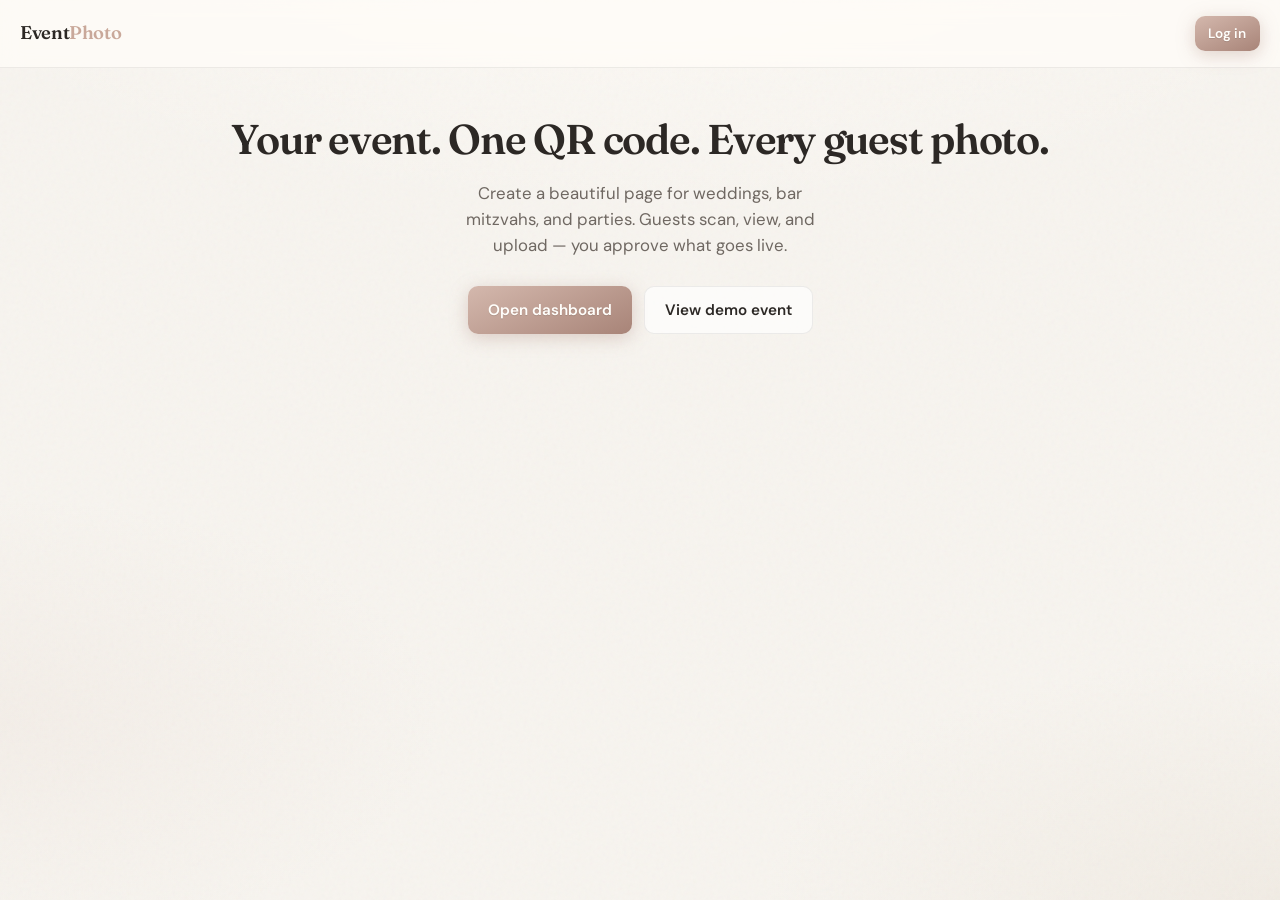
<file: index.html>
<!DOCTYPE html>
<html lang="en">
  <head>
    <meta charset="UTF-8" />
    <meta name="viewport" content="width=device-width, initial-scale=1.0" />
    <title>Event Photo Pages — Share moments with QR</title>
    <link rel="preconnect" href="https://fonts.googleapis.com" />
    <link rel="preconnect" href="https://fonts.gstatic.com" crossorigin />
    <link
      href="https://fonts.googleapis.com/css2?family=DM+Sans:ital,opsz,wght@0,9..40,400;0,9..40,600;0,9..40,700;1,9..40,400&family=Fraunces:opsz,wght@9..144,600;9..144,700&display=swap"
      rel="stylesheet"
    />
    <link rel="stylesheet" href="css/styles.css" />
  </head>
  <body>
    <header class="site-header">
      <a href="index.html" class="brand">Event<span>Photo</span></a>
      <nav>
        <a href="login.html" class="btn btn--primary btn--small">Log in</a>
      </nav>
    </header>
    <main>
      <section class="hero">
        <h1>Your event. One QR code. Every guest photo.</h1>
        <p>
          Create a beautiful page for weddings, bar mitzvahs, and parties. Guests scan, view, and
          upload — you approve what goes live.
        </p>
        <div class="hero-actions">
          <a href="login.html" class="btn btn--primary">Open dashboard</a>
          <a href="event.html?slug=john-smith-wedding" class="btn btn--ghost">View demo event</a>
        </div>
      </section>
    </main>
  </body>
</html>
</file>
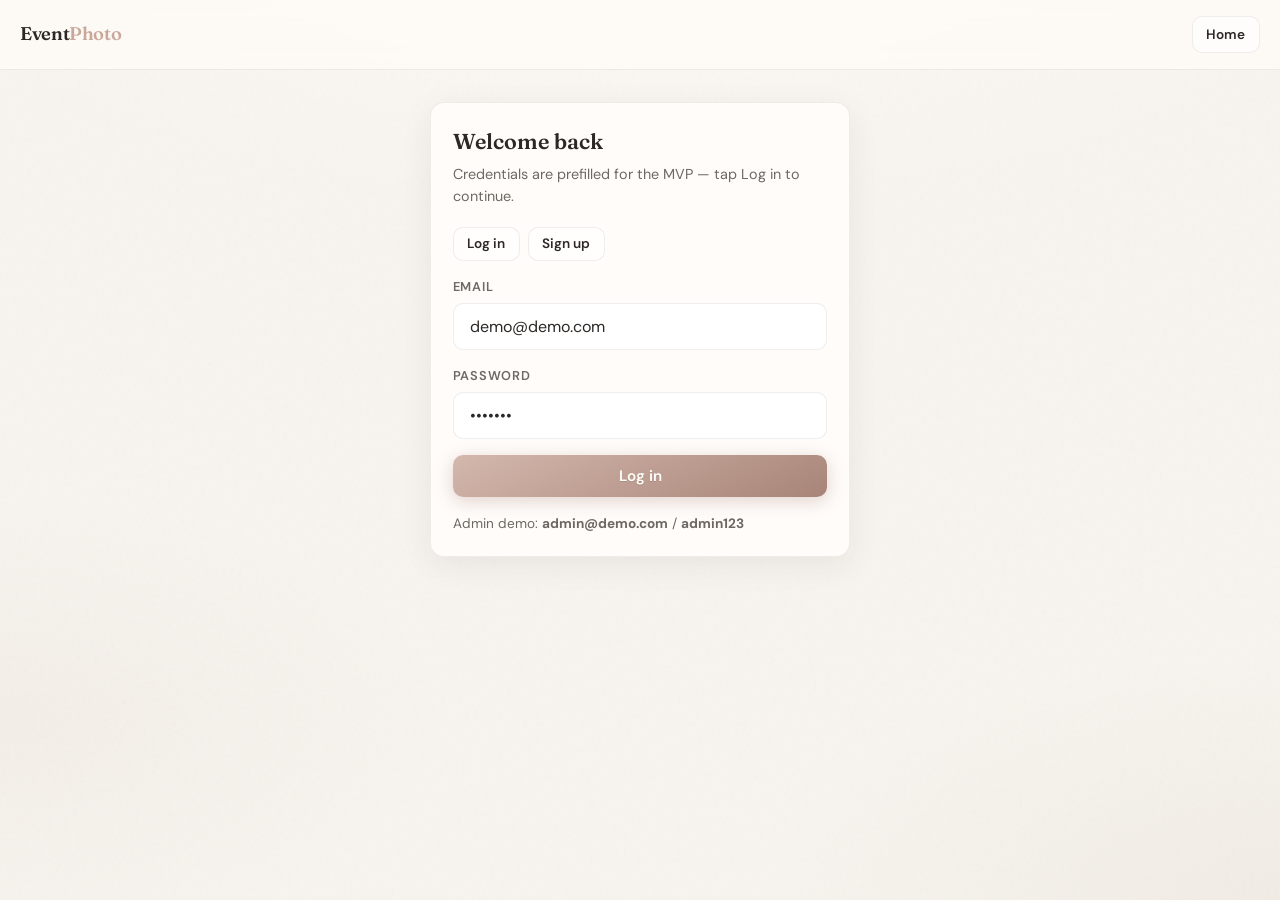
<file: admin.html>
<!DOCTYPE html>
<html lang="en">
  <head>
    <meta charset="UTF-8" />
    <meta name="viewport" content="width=device-width, initial-scale=1.0" />
    <title>Admin — Event Photo Pages</title>
    <link rel="preconnect" href="https://fonts.googleapis.com" />
    <link rel="preconnect" href="https://fonts.gstatic.com" crossorigin />
    <link
      href="https://fonts.googleapis.com/css2?family=DM+Sans:ital,opsz,wght@0,9..40,400;0,9..40,600;0,9..40,700&family=Fraunces:opsz,wght@9..144,600;9..144,700&display=swap"
      rel="stylesheet"
    />
    <link rel="stylesheet" href="css/styles.css" />
  </head>
  <body>
    <header class="site-header">
      <a href="admin.html" class="brand">Event<span>Photo</span> <span class="badge" style="font-size: 0.65rem; vertical-align: middle">Admin</span></a>
      <nav style="display: flex; gap: 0.5rem; flex-wrap: wrap">
        <a href="dashboard.html" class="btn btn--ghost btn--small">User dashboard</a>
        <button type="button" class="btn btn--ghost btn--small" id="btn-logout">Log out</button>
      </nav>
    </header>
    <main class="container container--wide">
      <div class="card">
        <h2 style="margin-top: 0">Users</h2>
        <div class="table-wrap">
          <table>
            <thead>
              <tr>
                <th>Name</th>
                <th>Email</th>
                <th>Role</th>
                <th></th>
              </tr>
            </thead>
            <tbody id="users-body"></tbody>
          </table>
        </div>
      </div>
      <div class="card mt-2">
        <h2 style="margin-top: 0">Events</h2>
        <div class="table-wrap">
          <table>
            <thead>
              <tr>
                <th>Name</th>
                <th>Slug</th>
                <th>Owner</th>
                <th></th>
              </tr>
            </thead>
            <tbody id="events-body"></tbody>
          </table>
        </div>
      </div>
      <p class="muted mt-2" style="font-size: 0.85rem">
        Demo admin panel — data is stored in browser localStorage only.
      </p>
    </main>
    <script src="js/store.js"></script>
    <script src="js/session.js"></script>
    <script src="js/utils.js"></script>
    <script src="js/admin.js"></script>
  </body>
</html>
</file>
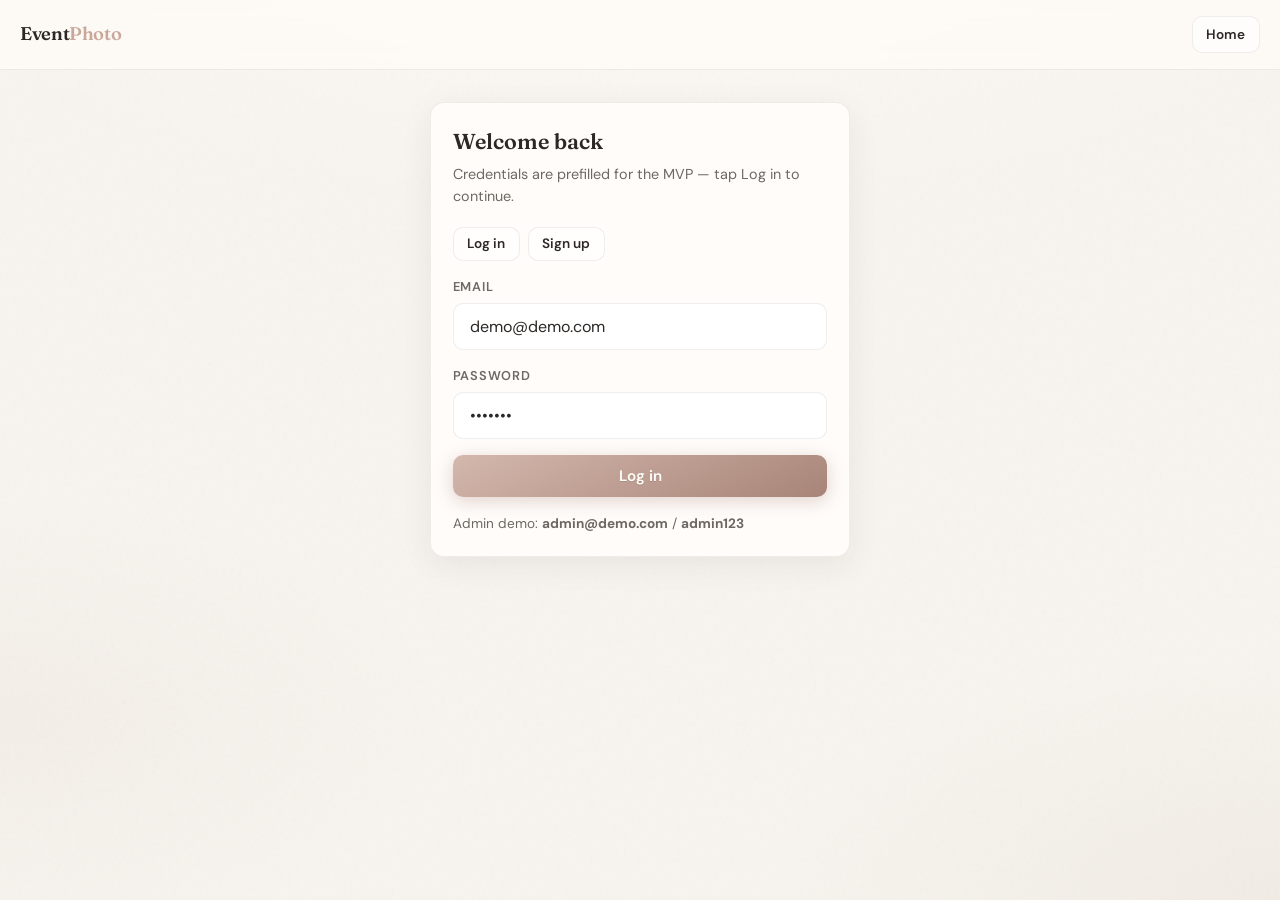
<file: dashboard.html>
<!DOCTYPE html>
<html lang="en">
  <head>
    <meta charset="UTF-8" />
    <meta name="viewport" content="width=device-width, initial-scale=1.0" />
    <title>Dashboard — Event Photo Pages</title>
    <link rel="preconnect" href="https://fonts.googleapis.com" />
    <link rel="preconnect" href="https://fonts.gstatic.com" crossorigin />
    <link
      href="https://fonts.googleapis.com/css2?family=DM+Sans:ital,opsz,wght@0,9..40,400;0,9..40,600;0,9..40,700&family=Fraunces:opsz,wght@9..144,600;9..144,700&display=swap"
      rel="stylesheet"
    />
    <link rel="stylesheet" href="css/styles.css" />
  </head>
  <body>
    <header class="site-header">
      <a href="dashboard.html" class="brand">Event<span>Photo</span></a>
      <nav style="display: flex; align-items: center; gap: 0.5rem; flex-wrap: wrap">
        <span id="user-greet" class="muted" style="font-size: 0.85rem"></span>
        <a href="admin.html" class="btn btn--ghost btn--small" id="nav-admin" hidden>Admin</a>
        <a href="payments.html" class="btn btn--ghost btn--small">Payments</a>
        <button type="button" class="btn btn--ghost btn--small" id="btn-logout">Log out</button>
      </nav>
    </header>
    <main class="container container--wide">
      <div class="card" style="animation-delay: 0s">
        <h2>Your events</h2>
        <p class="muted" style="margin-top: -0.25rem">
          Create a page, get a print-ready QR code, and collect guest photos (approved before they go
          live).
        </p>
        <button type="button" class="btn btn--primary" id="btn-open-create">+ New event</button>
      </div>

      <div id="create-panel" class="card mt-2" style="display: none; animation-delay: 0.05s">
        <h2 style="margin-top: 0">New event</h2>
        <form id="form-create">
          <div class="field">
            <label for="ev-name">Event name</label>
            <input type="text" id="ev-name" required placeholder="e.g. Sarah & Jordan" />
          </div>
          <div class="field">
            <label for="ev-date">Date</label>
            <input type="date" id="ev-date" />
          </div>
          <div class="field">
            <label for="ev-msg">Message (optional)</label>
            <textarea id="ev-msg" placeholder="A welcome note for guests"></textarea>
          </div>
          <div style="display: flex; gap: 0.5rem; flex-wrap: wrap">
            <button type="submit" class="btn btn--primary">Create &amp; open</button>
            <button type="button" class="btn btn--ghost" id="btn-cancel-create">Cancel</button>
          </div>
        </form>
      </div>

      <div id="event-list-wrap" class="mt-2"></div>
    </main>
    <script src="js/store.js"></script>
    <script src="js/session.js"></script>
    <script src="js/utils.js"></script>
    <script src="js/dashboard.js"></script>
  </body>
</html>
</file>
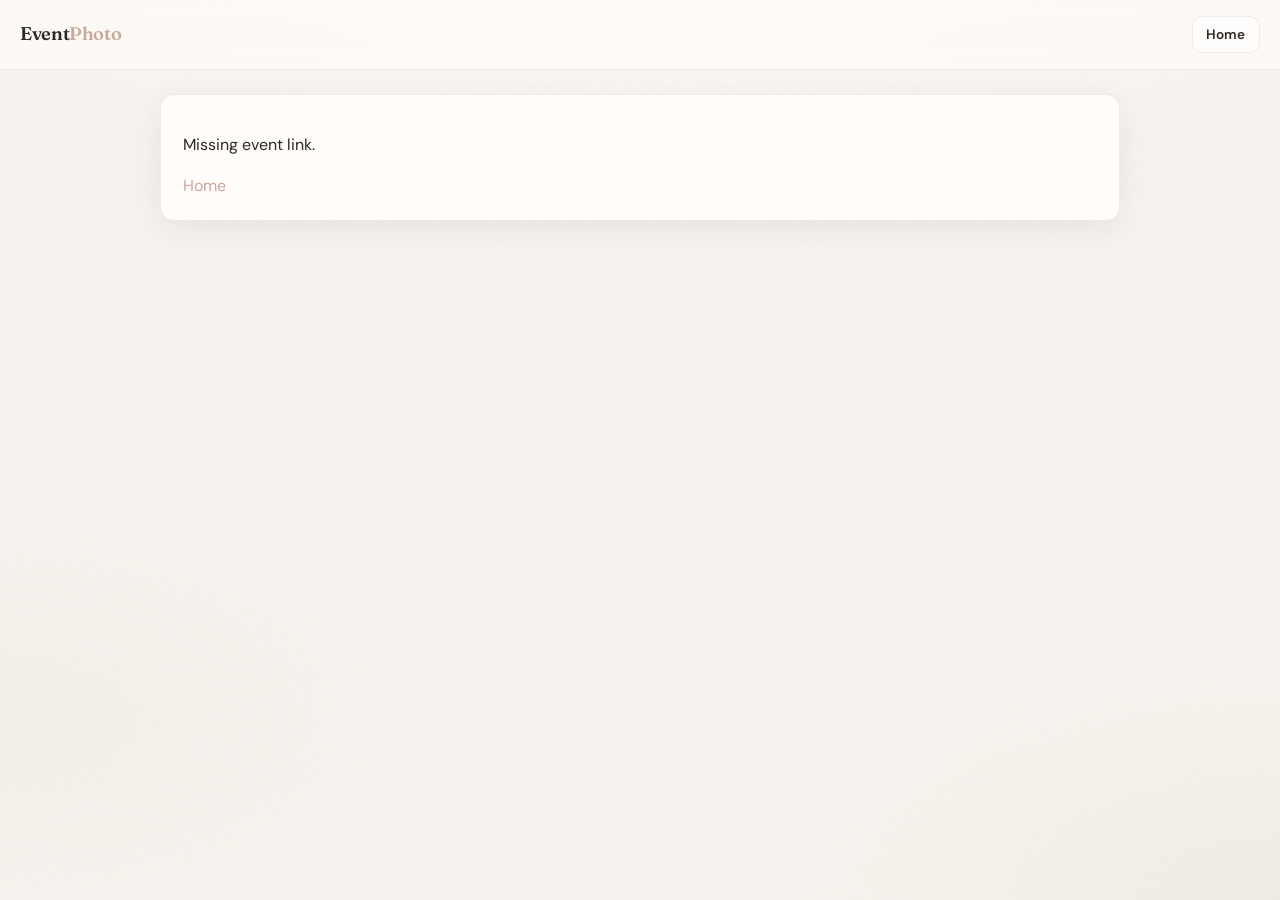
<file: event.html>
<!DOCTYPE html>
<html lang="en">
  <head>
    <meta charset="UTF-8" />
    <meta name="viewport" content="width=device-width, initial-scale=1.0" />
    <title>Event — Event Photo Pages</title>
    <link rel="preconnect" href="https://fonts.googleapis.com" />
    <link rel="preconnect" href="https://fonts.gstatic.com" crossorigin />
    <link
      href="https://fonts.googleapis.com/css2?family=DM+Sans:ital,opsz,wght@0,9..40,400;0,9..40,600;0,9..40,700&family=Fraunces:opsz,wght@9..144,600;9..144,700&display=swap"
      rel="stylesheet"
    />
    <link rel="stylesheet" href="css/styles.css" />
  </head>
  <body>
    <header class="site-header">
      <span class="brand">Event<span>Photo</span></span>
      <a href="index.html" class="btn btn--ghost btn--small">Home</a>
    </header>
    <main class="container container--wide" id="main"></main>
    <input type="file" id="guest-file" accept="image/*" capture="environment" class="sr-only" multiple />
    <script src="js/store.js"></script>
    <script src="js/utils.js"></script>
    <script src="js/event-public.js"></script>
  </body>
</html>
</file>
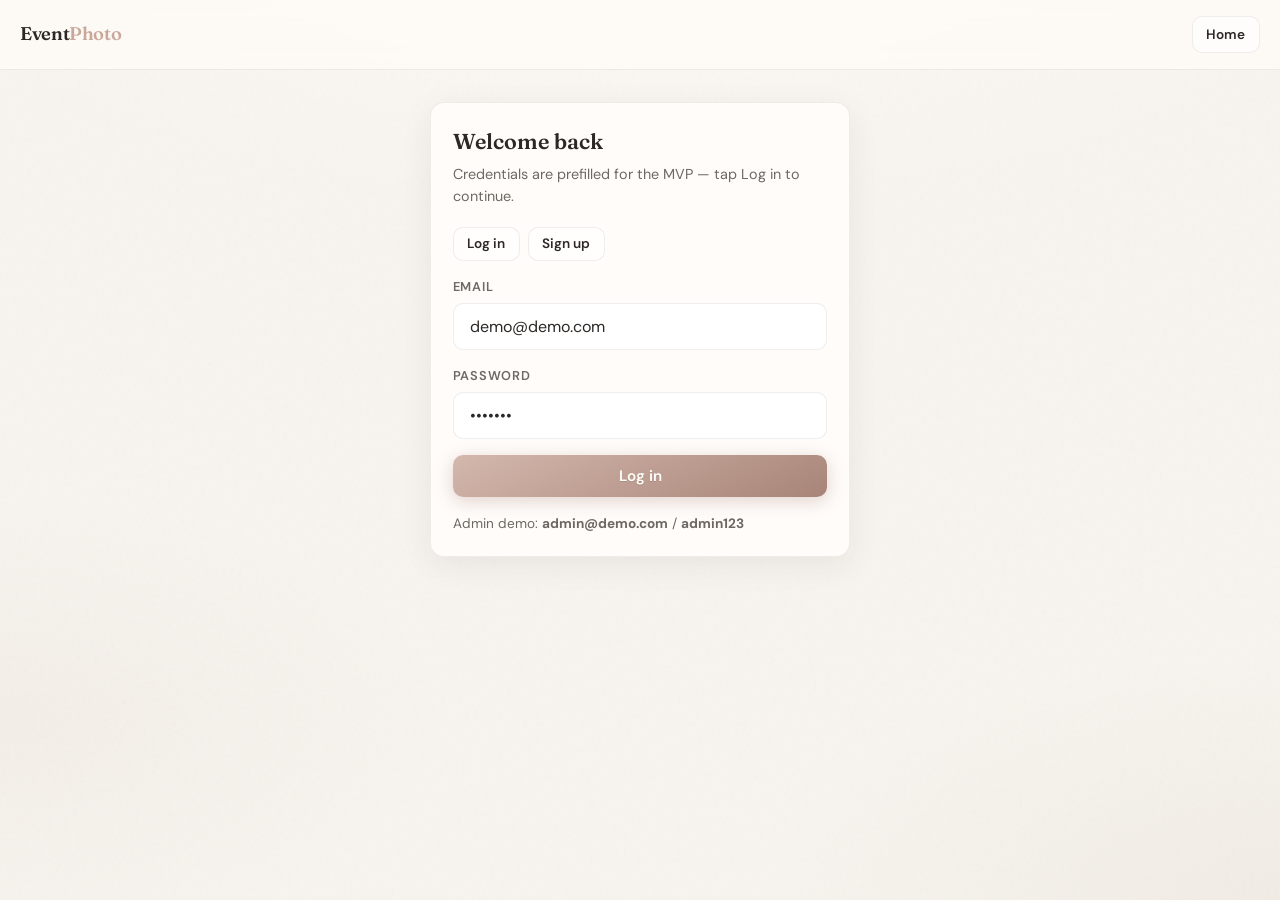
<file: login.html>
<!DOCTYPE html>
<html lang="en">
  <head>
    <meta charset="UTF-8" />
    <meta name="viewport" content="width=device-width, initial-scale=1.0" />
    <title>Log in — Event Photo Pages</title>
    <link rel="preconnect" href="https://fonts.googleapis.com" />
    <link rel="preconnect" href="https://fonts.gstatic.com" crossorigin />
    <link
      href="https://fonts.googleapis.com/css2?family=DM+Sans:ital,opsz,wght@0,9..40,400;0,9..40,600;0,9..40,700&family=Fraunces:opsz,wght@9..144,600;9..144,700&display=swap"
      rel="stylesheet"
    />
    <link rel="stylesheet" href="css/styles.css" />
  </head>
  <body>
    <header class="site-header">
      <a href="index.html" class="brand">Event<span>Photo</span></a>
      <a href="index.html" class="btn btn--ghost btn--small">Home</a>
    </header>
    <main class="container" style="max-width: 420px; padding-top: 2rem">
      <div class="card" style="animation-delay: 0.05s">
        <h2 style="font-family: var(--font-display); margin-top: 0">Welcome back</h2>
        <p class="muted" style="margin-top: -0.5rem; margin-bottom: 1.25rem">
          Credentials are prefilled for the MVP — tap Log in to continue.
        </p>
        <div style="display: flex; gap: 0.5rem; margin-bottom: 1rem; flex-wrap: wrap">
          <button type="button" class="btn btn--ghost btn--small" id="tab-login" aria-pressed="true">
            Log in
          </button>
          <button type="button" class="btn btn--ghost btn--small" id="tab-signup" aria-pressed="false">
            Sign up
          </button>
        </div>
        <form id="form-login" autocomplete="on">
          <div class="field">
            <label for="email">Email</label>
            <input type="email" id="email" name="email" value="demo@demo.com" required />
          </div>
          <div class="field">
            <label for="password">Password</label>
            <input type="password" id="password" name="password" value="demo123" required />
          </div>
          <button type="submit" class="btn btn--primary btn-block">Log in</button>
        </form>
        <form id="form-signup" hidden autocomplete="on">
          <div class="field">
            <label for="su-name">Name</label>
            <input type="text" id="su-name" name="name" placeholder="Your name" />
          </div>
          <div class="field">
            <label for="su-email">Email</label>
            <input type="email" id="su-email" name="email" required />
          </div>
          <div class="field">
            <label for="su-password">Password</label>
            <input type="password" id="su-password" name="password" required minlength="4" />
          </div>
          <button type="submit" class="btn btn--primary btn-block">Create account</button>
        </form>
        <p class="muted mt-2" style="font-size: 0.85rem; margin-bottom: 0">
          Admin demo: <strong>admin@demo.com</strong> / <strong>admin123</strong>
        </p>
      </div>
    </main>
    <script src="js/store.js"></script>
    <script src="js/session.js"></script>
    <script src="js/login.js"></script>
  </body>
</html>
</file>
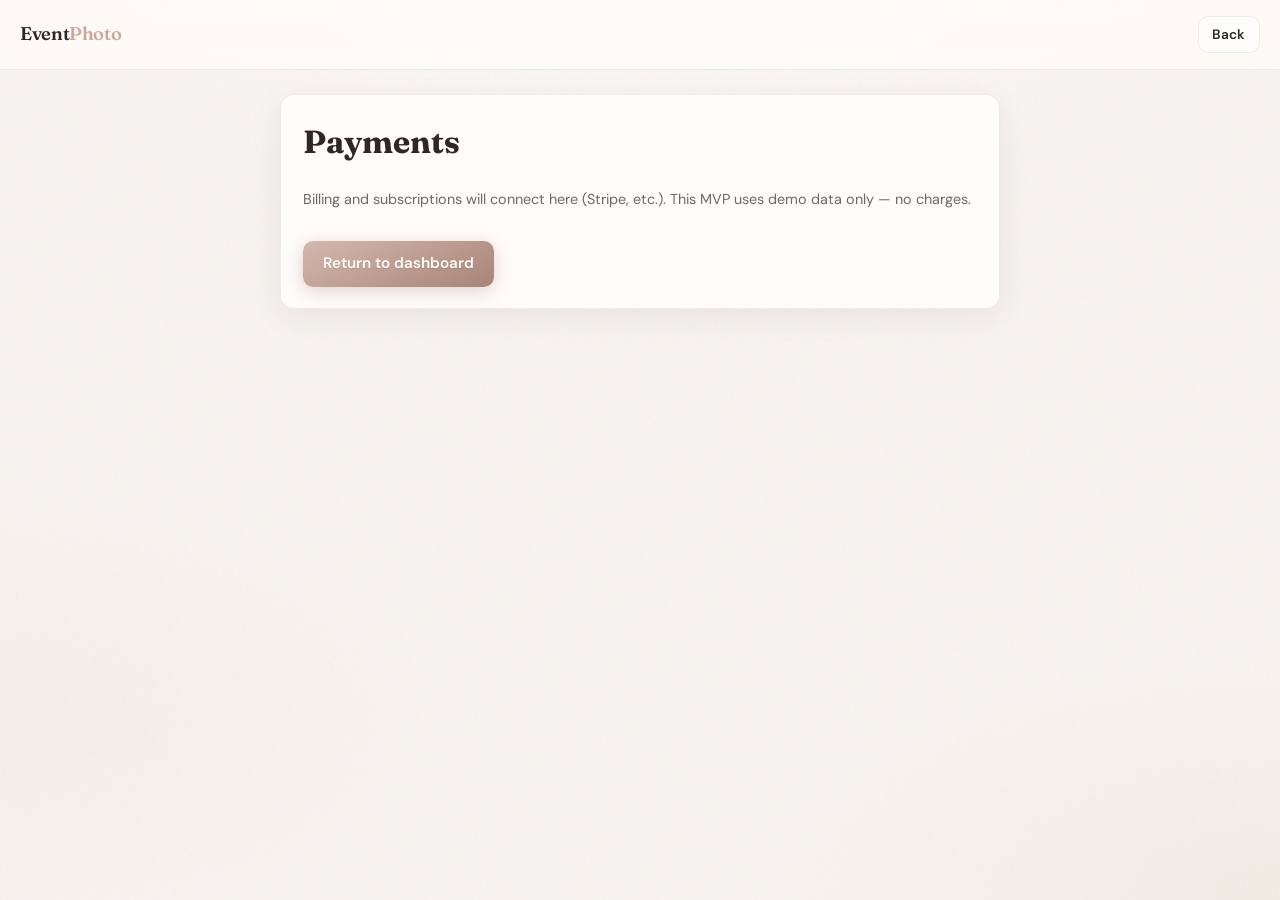
<file: payments.html>
<!DOCTYPE html>
<html lang="en">
  <head>
    <meta charset="UTF-8" />
    <meta name="viewport" content="width=device-width, initial-scale=1.0" />
    <title>Payments — Event Photo Pages</title>
    <link rel="preconnect" href="https://fonts.googleapis.com" />
    <link rel="preconnect" href="https://fonts.gstatic.com" crossorigin />
    <link
      href="https://fonts.googleapis.com/css2?family=DM+Sans:ital,opsz,wght@0,9..40,400;0,9..40,600;0,9..40,700&family=Fraunces:opsz,wght@9..144,600;9..144,700&display=swap"
      rel="stylesheet"
    />
    <link rel="stylesheet" href="css/styles.css" />
  </head>
  <body>
    <header class="site-header">
      <a href="dashboard.html" class="brand">Event<span>Photo</span></a>
      <a href="dashboard.html" class="btn btn--ghost btn--small">Back</a>
    </header>
    <main class="container">
      <div class="card">
        <h1 style="font-family: var(--font-display); margin-top: 0">Payments</h1>
        <p class="muted">
          Billing and subscriptions will connect here (Stripe, etc.). This MVP uses demo data only —
          no charges.
        </p>
        <a href="dashboard.html" class="btn btn--primary mt-2">Return to dashboard</a>
      </div>
    </main>
  </body>
</html>
</file>
<file: css/styles.css>
/* Event Photo Pages — mobile-first, light milky wedding palette */
:root {
  --bg: #f7f4ef;
  --surface: #fffcfa;
  --surface2: #f3ede6;
  --text: #2c2825;
  --muted: #6f6862;
  --accent: #c9a89a;
  --accent-dim: #a88478;
  --accent-soft: rgba(201, 168, 154, 0.22);
  --success: #5a9a7a;
  --warning: #b8956a;
  --radius: 14px;
  --radius-sm: 10px;
  --shadow: 0 8px 32px rgba(44, 40, 37, 0.07);
  --shadow-strong: 0 14px 40px rgba(44, 40, 37, 0.1);
  --border: rgba(44, 40, 37, 0.08);
  --font: 'DM Sans', system-ui, sans-serif;
  --font-display: 'Fraunces', Georgia, serif;
}

*,
*::before,
*::after {
  box-sizing: border-box;
}

html {
  scroll-behavior: smooth;
  color-scheme: light;
}

body {
  margin: 0;
  min-height: 100dvh;
  font-family: var(--font);
  background: var(--bg);
  background-image:
    radial-gradient(ellipse 120% 80% at 50% -20%, rgba(255, 252, 248, 0.95) 0%, transparent 55%),
    radial-gradient(ellipse 90% 60% at 100% 100%, rgba(235, 228, 218, 0.5) 0%, transparent 45%),
    radial-gradient(ellipse 70% 50% at 0% 80%, rgba(201, 168, 154, 0.08) 0%, transparent 50%);
  color: var(--text);
  line-height: 1.55;
  -webkit-font-smoothing: antialiased;
}

/* subtle paper grain — soft on light */
body::before {
  content: '';
  position: fixed;
  inset: 0;
  pointer-events: none;
  opacity: 0.035;
  background-image: url("data:image/svg+xml,%3Csvg viewBox='0 0 256 256' xmlns='http://www.w3.org/2000/svg'%3E%3Cfilter id='n'%3E%3CfeTurbulence type='fractalNoise' baseFrequency='0.85' numOctaves='4' stitchTiles='stitch'/%3E%3C/filter%3E%3Crect width='100%25' height='100%25' filter='url(%23n)'/%3E%3C/svg%3E");
  z-index: -1;
}

a {
  color: var(--accent);
  text-decoration: none;
  transition: color 0.2s ease;
}

a:hover {
  color: var(--accent-dim);
}

img {
  max-width: 100%;
  height: auto;
  display: block;
}

.container {
  width: min(100% - 2rem, 720px);
  margin-inline: auto;
  padding-block: 1.5rem;
}

.container--wide {
  width: min(100% - 1.25rem, 960px);
}

/* Header */
.site-header {
  display: flex;
  align-items: center;
  justify-content: space-between;
  gap: 1rem;
  padding: 1rem 1.25rem;
  border-bottom: 1px solid var(--border);
  background: rgba(255, 252, 248, 0.72);
  backdrop-filter: blur(10px);
  -webkit-backdrop-filter: blur(10px);
  animation: fadeDown 0.5s ease;
}

@keyframes fadeDown {
  from {
    opacity: 0;
    transform: translateY(-8px);
  }
  to {
    opacity: 1;
    transform: none;
  }
}

.brand {
  font-family: var(--font-display);
  font-weight: 600;
  font-size: 1.15rem;
  letter-spacing: -0.02em;
  color: var(--text);
}

.brand span {
  color: var(--accent);
}

/* Buttons */
.btn {
  display: inline-flex;
  align-items: center;
  justify-content: center;
  gap: 0.5rem;
  padding: 0.7rem 1.25rem;
  font-size: 0.95rem;
  font-weight: 600;
  font-family: inherit;
  border: none;
  border-radius: var(--radius-sm);
  cursor: pointer;
  transition:
    transform 0.15s ease,
    box-shadow 0.2s ease,
    background 0.2s ease;
}

.btn:active {
  transform: scale(0.98);
}

.btn--primary {
  background: linear-gradient(155deg, #d4b8ad 0%, var(--accent-dim) 100%);
  color: #fffefb;
  text-shadow: 0 1px 0 rgba(44, 40, 37, 0.12);
  box-shadow: 0 4px 18px rgba(168, 132, 120, 0.35);
}

.btn--primary:hover {
  box-shadow: 0 6px 28px rgba(168, 132, 120, 0.42);
}

.btn--ghost {
  background: rgba(255, 255, 255, 0.65);
  color: var(--text);
  border: 1px solid var(--border);
}

.btn--ghost:hover {
  background: #fff;
  border-color: rgba(201, 168, 154, 0.35);
}

.btn--danger {
  background: rgba(220, 100, 90, 0.12);
  color: #a53c35;
  border: 1px solid rgba(220, 100, 90, 0.28);
}

.btn--small {
  padding: 0.45rem 0.85rem;
  font-size: 0.85rem;
}

.btn-block {
  width: 100%;
}

/* Forms */
.field {
  margin-bottom: 1rem;
}

.field label {
  display: block;
  font-size: 0.8rem;
  font-weight: 600;
  text-transform: uppercase;
  letter-spacing: 0.06em;
  color: var(--muted);
  margin-bottom: 0.4rem;
}

input[type='text'],
input[type='email'],
input[type='password'],
input[type='date'],
textarea {
  width: 100%;
  padding: 0.75rem 1rem;
  font-size: 1rem;
  font-family: inherit;
  color: var(--text);
  background: #fff;
  border: 1px solid var(--border);
  border-radius: var(--radius-sm);
  transition:
    border-color 0.2s,
    box-shadow 0.2s;
}

input:focus,
textarea:focus {
  outline: none;
  border-color: var(--accent);
  box-shadow: 0 0 0 3px var(--accent-soft);
}

textarea {
  min-height: 100px;
  resize: vertical;
}

/* Cards */
.card {
  background: var(--surface);
  border-radius: var(--radius);
  border: 1px solid var(--border);
  padding: 1.35rem;
  box-shadow: var(--shadow);
  animation: cardIn 0.45s ease backwards;
}

@keyframes cardIn {
  from {
    opacity: 0;
    transform: translateY(12px);
  }
  to {
    opacity: 1;
    transform: none;
  }
}

.card + .card {
  margin-top: 1rem;
}

.card h2 {
  font-family: var(--font-display);
  font-size: 1.35rem;
  margin: 0 0 0.75rem;
  font-weight: 600;
}

/* Hero landing */
.hero {
  text-align: center;
  padding: 3rem 1rem 4rem;
  animation: fadeUp 0.6s ease;
}

@keyframes fadeUp {
  from {
    opacity: 0;
    transform: translateY(16px);
  }
  to {
    opacity: 1;
    transform: none;
  }
}

.hero h1 {
  font-family: var(--font-display);
  font-size: clamp(1.85rem, 5vw, 2.6rem);
  font-weight: 600;
  line-height: 1.15;
  margin: 0 0 1rem;
  letter-spacing: -0.03em;
}

.hero p {
  color: var(--muted);
  max-width: 32ch;
  margin: 0 auto 1.75rem;
  font-size: 1.05rem;
}

.hero-actions {
  display: flex;
  flex-wrap: wrap;
  gap: 0.75rem;
  justify-content: center;
}

/* Event list */
.event-list {
  display: flex;
  flex-direction: column;
  gap: 0.75rem;
}

.event-row {
  display: flex;
  flex-direction: column;
  gap: 0.75rem;
  padding: 1rem;
  background: #fff;
  border-radius: var(--radius-sm);
  border: 1px solid var(--border);
  transition:
    transform 0.2s ease,
    border-color 0.2s ease,
    box-shadow 0.2s ease;
}

@media (min-width: 540px) {
  .event-row {
    flex-direction: row;
    align-items: center;
    justify-content: space-between;
  }
}

.event-row:hover {
  border-color: rgba(201, 168, 154, 0.35);
  box-shadow: var(--shadow);
}

.event-row h3 {
  margin: 0;
  font-size: 1.1rem;
  font-weight: 600;
}

.event-meta {
  font-size: 0.85rem;
  color: var(--muted);
  margin-top: 0.25rem;
}

.event-actions {
  display: flex;
  flex-wrap: wrap;
  gap: 0.5rem;
}

/* Gallery */
.gallery {
  display: grid;
  grid-template-columns: repeat(2, 1fr);
  gap: 0.5rem;
}

@media (min-width: 480px) {
  .gallery {
    grid-template-columns: repeat(3, 1fr);
    gap: 0.65rem;
  }
}

.gallery__item {
  position: relative;
  aspect-ratio: 1;
  border-radius: var(--radius-sm);
  overflow: hidden;
  background: var(--surface2);
  border: 1px solid var(--border);
  animation: cardIn 0.4s ease backwards;
}

.gallery__item img {
  width: 100%;
  height: 100%;
  object-fit: cover;
}

.gallery__item button.delete {
  position: absolute;
  top: 6px;
  right: 6px;
  width: 32px;
  height: 32px;
  border: none;
  border-radius: 8px;
  background: rgba(0, 0, 0, 0.55);
  color: #fff;
  cursor: pointer;
  font-size: 1.1rem;
  line-height: 1;
  opacity: 0;
  transition: opacity 0.2s;
}

.gallery__item:hover button.delete,
.gallery__item:focus-within button.delete {
  opacity: 1;
}

/* QR block */
.qr-wrap {
  display: flex;
  flex-direction: column;
  align-items: center;
  gap: 1rem;
  padding: 1rem;
  background: #fff;
  border-radius: var(--radius);
  border: 1px solid var(--border);
  box-shadow: var(--shadow);
  max-width: 280px;
  margin-inline: auto;
}

.qr-wrap canvas,
.qr-wrap img {
  max-width: 100%;
  height: auto !important;
}

.qr-hint {
  font-size: 0.8rem;
  color: var(--muted);
  text-align: center;
}

/* Toast */
.toast {
  position: fixed;
  bottom: 1.25rem;
  left: 50%;
  transform: translateX(-50%) translateY(100px);
  padding: 0.75rem 1.25rem;
  background: #fff;
  color: var(--text);
  border: 1px solid var(--border);
  border-radius: 999px;
  font-size: 0.9rem;
  box-shadow: var(--shadow-strong);
  z-index: 100;
  opacity: 0;
  transition:
    transform 0.35s cubic-bezier(0.34, 1.56, 0.64, 1),
    opacity 0.25s ease;
  pointer-events: none;
}

.toast--show {
  transform: translateX(-50%) translateY(0);
  opacity: 1;
}

/* Badge */
.badge {
  display: inline-block;
  padding: 0.2rem 0.55rem;
  font-size: 0.7rem;
  font-weight: 700;
  text-transform: uppercase;
  letter-spacing: 0.05em;
  border-radius: 6px;
  background: rgba(184, 149, 106, 0.18);
  color: #8a6b42;
}

.badge--ok {
  background: rgba(90, 154, 122, 0.16);
  color: var(--success);
}

/* Admin table */
.table-wrap {
  overflow-x: auto;
  border-radius: var(--radius-sm);
  border: 1px solid var(--border);
  background: #fff;
}

table {
  width: 100%;
  border-collapse: collapse;
  font-size: 0.9rem;
}

th,
td {
  padding: 0.65rem 0.85rem;
  text-align: left;
  border-bottom: 1px solid var(--border);
}

th {
  background: var(--surface2);
  color: var(--muted);
  font-weight: 600;
  text-transform: uppercase;
  letter-spacing: 0.04em;
  font-size: 0.72rem;
}

tr:last-child td {
  border-bottom: none;
}

/* Utilities */
.muted {
  color: var(--muted);
  font-size: 0.9rem;
}

.mt-1 {
  margin-top: 0.5rem;
}

.mt-2 {
  margin-top: 1rem;
}

.stack {
  display: flex;
  flex-direction: column;
  gap: 0.75rem;
}

.sr-only {
  position: absolute;
  width: 1px;
  height: 1px;
  padding: 0;
  margin: -1px;
  overflow: hidden;
  clip: rect(0, 0, 0, 0);
  border: 0;
}

.empty-state {
  text-align: center;
  padding: 2rem 1rem;
  color: var(--muted);
}

.divider {
  height: 1px;
  background: linear-gradient(90deg, transparent, var(--border), transparent);
  margin: 1.25rem 0;
}
</file>
